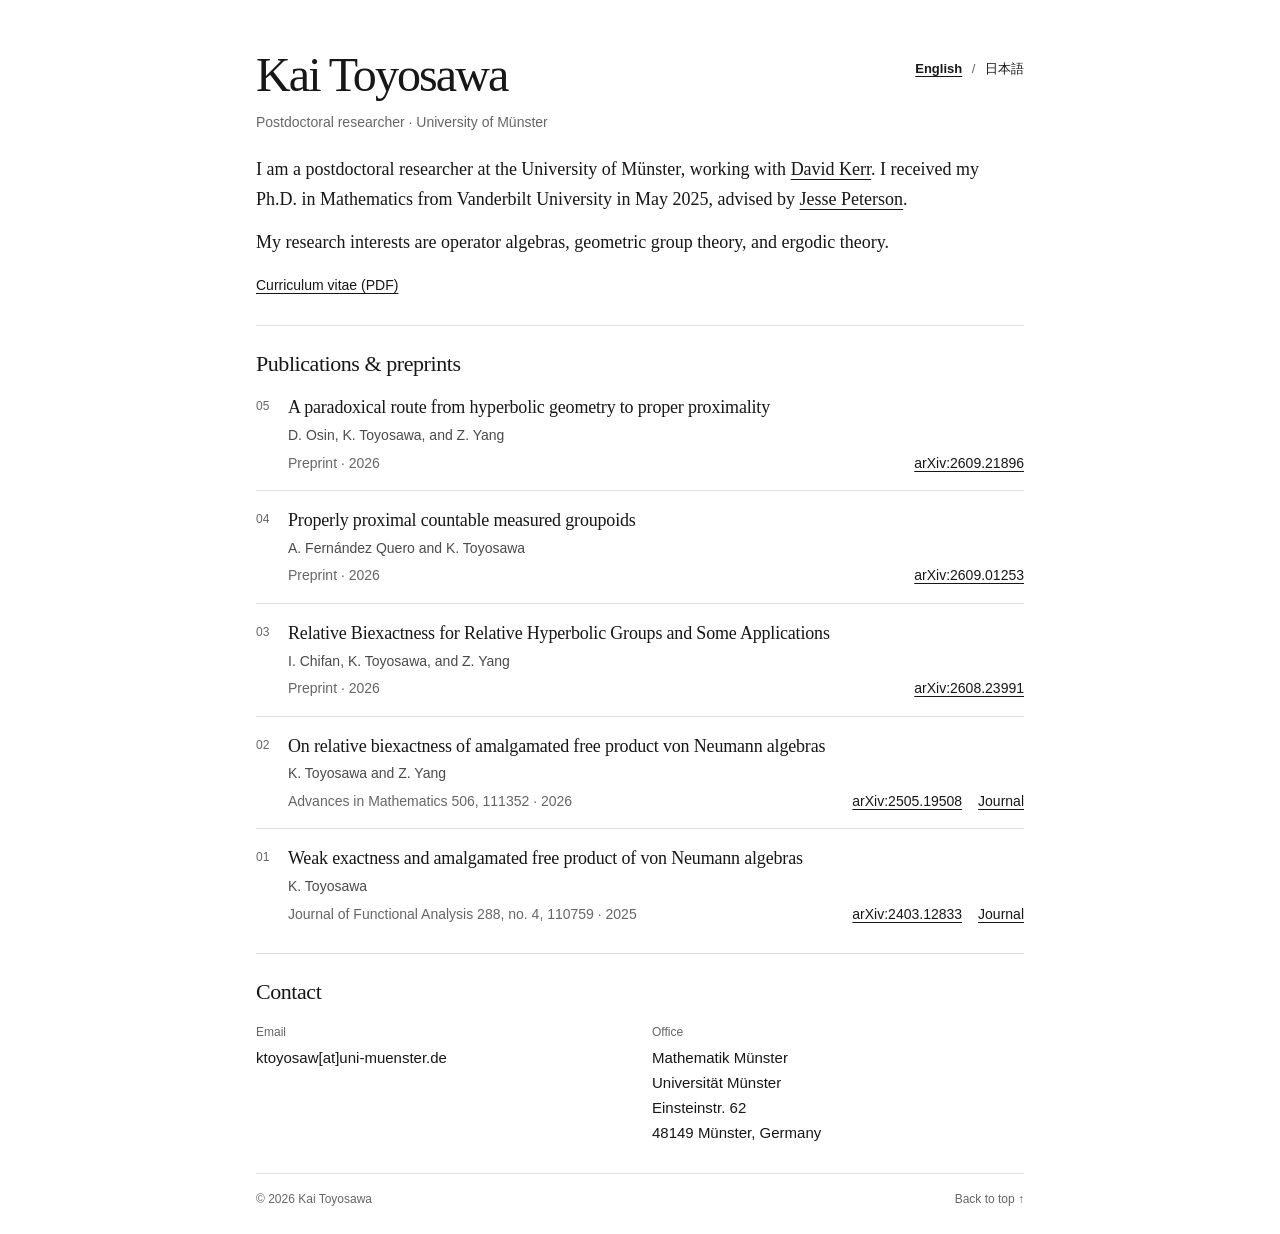
<file: index.html>
<!doctype html>
<html lang="en">
<head>
  <meta charset="utf-8">
  <meta name="viewport" content="width=device-width, initial-scale=1">
  <meta name="description" content="Kai Toyosawa, postdoctoral researcher at the University of Münster. Research in operator algebras, geometric group theory, and ergodic theory.">
  <meta name="color-scheme" content="light">
  <link rel="canonical" href="https://kaitoyosawa.github.io/">
  <link rel="alternate" hreflang="en" href="https://kaitoyosawa.github.io/">
  <link rel="alternate" hreflang="ja" href="https://kaitoyosawa.github.io/ja/">
  <link rel="alternate" hreflang="x-default" href="https://kaitoyosawa.github.io/">
  <title>Kai Toyosawa — Personal website</title>
  <link rel="icon" type="image/svg+xml" href="data:image/svg+xml,%3Csvg xmlns='http://www.w3.org/2000/svg' viewBox='0 0 32 32'%3E%3Crect width='32' height='32' fill='%23111'/%3E%3Cpath d='M9 7v18M23 7L10 18m6-6 8 13' stroke='white' stroke-width='2.5' fill='none'/%3E%3C/svg%3E">
  <link rel="stylesheet" href="styles.css?v=20261022-refined">
  <script src="content.js?v=20261028-published" defer></script>
  <script src="site.js?v=20261022-refined" defer></script>
</head>
<body>
  <a class="skip-link" href="#main">Skip to content</a>
  <div class="page-shell">
    <main id="main">
      <section id="about" class="intro" aria-labelledby="name">
        <div class="section-body">
          <header class="intro-heading">
            <div class="identity">
              <h1 id="name">Kai Toyosawa</h1>
              <p class="eyebrow" id="affiliation">Postdoctoral researcher · University of Münster</p>
            </div>
            <div class="intro-tools">
              <nav class="language-switch" aria-label="Language">
                <a href="./" lang="en" hreflang="en" aria-current="page">English</a>
                <span aria-hidden="true">/</span>
                <a href="ja/" lang="ja" hreflang="ja" data-language-link>日本語</a>
              </nav>
              <img id="portrait" class="portrait" alt="" hidden>
            </div>
          </header>
          <div class="bio" id="bio">
            <p>I am a postdoctoral researcher at the University of Münster, working with <a href="http://dgkerr.com">David Kerr</a>. I received my Ph.D. in Mathematics from Vanderbilt University in May 2025, advised by <a href="https://www.math.uwaterloo.ca/~j37peter/">Jesse Peterson</a>.</p>
            <p>My research interests are operator algebras, geometric group theory, and ergodic theory.</p>
          </div>
          <div class="profile-links" id="profile-links"><a href="cv.pdf">Curriculum vitae (PDF)</a></div>
        </div>
      </section>
      <section id="research" class="content-section" aria-labelledby="research-heading">
        <div class="section-body">
          <div class="section-title-row">
            <h2 id="research-heading">Publications &amp; preprints</h2>
          </div>
          <ol class="publications" id="publications" reversed>
            <li class="publication"><span class="paper-number" aria-hidden="true">05</span><div><h3>A paradoxical route from hyperbolic geometry to proper proximality</h3><p class="paper-authors">D. Osin, K. Toyosawa, and Z. Yang</p><div class="paper-meta"><span class="paper-venue">Preprint · 2026</span><div class="paper-links"><a href="https://arxiv.org/abs/2609.21896">arXiv:2609.21896</a></div></div></div></li>
            <li class="publication"><span class="paper-number" aria-hidden="true">04</span><div><h3>Properly proximal countable measured groupoids</h3><p class="paper-authors">A. Fernández Quero and K. Toyosawa</p><div class="paper-meta"><span class="paper-venue">Preprint · 2026</span><div class="paper-links"><a href="https://arxiv.org/abs/2609.01253">arXiv:2609.01253</a></div></div></div></li>
            <li class="publication"><span class="paper-number" aria-hidden="true">03</span><div><h3>Relative Biexactness for Relative Hyperbolic Groups and Some Applications</h3><p class="paper-authors">I. Chifan, K. Toyosawa, and Z. Yang</p><div class="paper-meta"><span class="paper-venue">Preprint · 2026</span><div class="paper-links"><a href="https://arxiv.org/abs/2608.23991">arXiv:2608.23991</a></div></div></div></li>
            <li class="publication"><span class="paper-number" aria-hidden="true">02</span><div><h3>On relative biexactness of amalgamated free product von Neumann algebras</h3><p class="paper-authors">K. Toyosawa and Z. Yang</p><div class="paper-meta"><span class="paper-venue">Advances in Mathematics 506, 111352 · 2026</span><div class="paper-links"><a href="https://arxiv.org/abs/2505.19508">arXiv:2505.19508</a><a href="https://doi.org/10.1016/j.aim.2026.111352">Journal</a></div></div></div></li>
            <li class="publication"><span class="paper-number" aria-hidden="true">01</span><div><h3>Weak exactness and amalgamated free product of von Neumann algebras</h3><p class="paper-authors">K. Toyosawa</p><div class="paper-meta"><span class="paper-venue">Journal of Functional Analysis 288, no. 4, 110759 · 2025</span><div class="paper-links"><a href="https://arxiv.org/abs/2403.12833">arXiv:2403.12833</a><a href="https://doi.org/10.1016/j.jfa.2024.110759">Journal</a></div></div></div></li>
          </ol>
        </div>
      </section>
      <section id="contact" class="content-section contact-section" aria-labelledby="contact-heading">
        <div class="section-body">
          <h2 id="contact-heading">Contact</h2>
          <div class="contact-grid" id="contact-details">
            <div><span class="contact-label">Email</span><p>ktoyosaw[at]uni-muenster.de</p></div>
            <div><span class="contact-label">Office</span><p>Mathematik Münster<br>Universität Münster<br>Einsteinstr. 62<br>48149 Münster, Germany</p></div>
          </div>
        </div>
      </section>
    </main>
    <footer class="site-footer">
      <span id="copyright">© 2026 Kai Toyosawa</span>
      <span class="draft-note" id="draft-note" hidden>Design draft · Sample text</span>
      <a href="#about">Back to top <span aria-hidden="true">↑</span></a>
    </footer>
  </div>
</body>
</html>
</file>
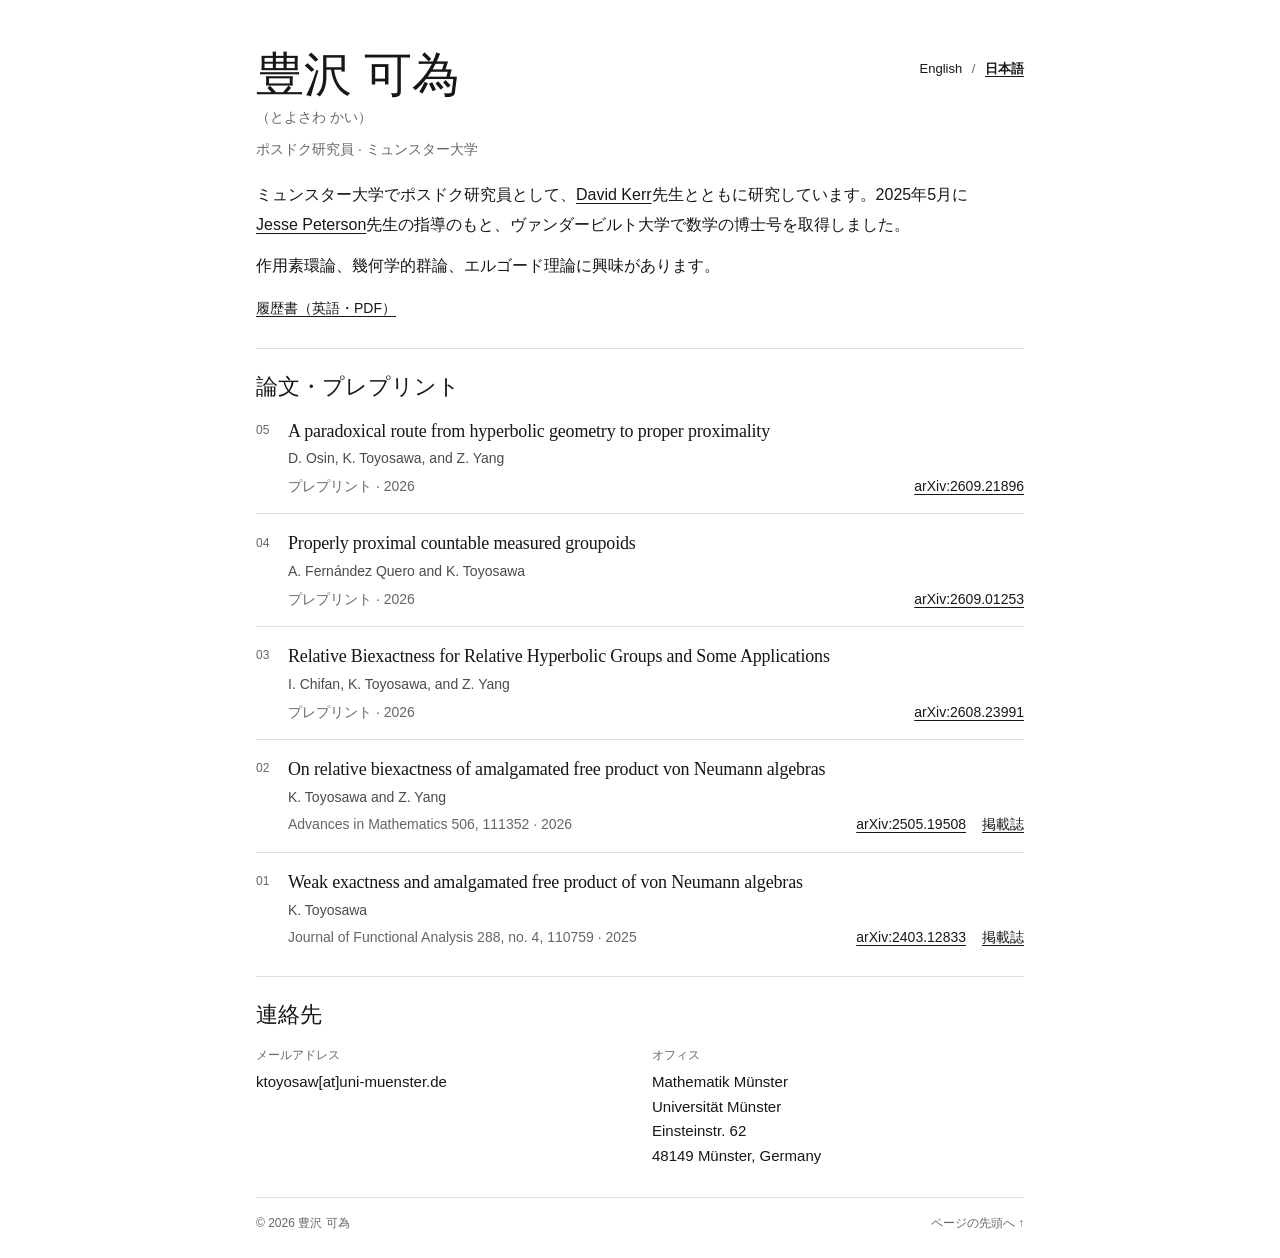
<file: ja/index.html>
<!doctype html>
<html lang="ja">
<head>
  <meta charset="utf-8">
  <meta name="viewport" content="width=device-width, initial-scale=1">
  <meta name="description" content="豊沢 可為（とよさわ かい）のホームページ。ミュンスター大学のポスドク研究員。作用素環論、幾何学的群論、エルゴード理論を研究しています。">
  <meta name="color-scheme" content="light">
  <link rel="canonical" href="https://kaitoyosawa.github.io/ja/">
  <link rel="alternate" hreflang="en" href="https://kaitoyosawa.github.io/">
  <link rel="alternate" hreflang="ja" href="https://kaitoyosawa.github.io/ja/">
  <link rel="alternate" hreflang="x-default" href="https://kaitoyosawa.github.io/">
  <title>豊沢 可為 — ホームページ</title>
  <link rel="icon" type="image/svg+xml" href="data:image/svg+xml,%3Csvg xmlns='http://www.w3.org/2000/svg' viewBox='0 0 32 32'%3E%3Crect width='32' height='32' fill='%23111'/%3E%3Cpath d='M9 7v18M23 7L10 18m6-6 8 13' stroke='white' stroke-width='2.5' fill='none'/%3E%3C/svg%3E">
  <link rel="stylesheet" href="../styles.css?v=20261022-refined">
  <link rel="stylesheet" href="styles.css?v=20261022-refined">
  <script src="../content.js?v=20261028-published" defer></script>
  <script src="content.js?v=20261022-office" defer></script>
  <script src="../site.js?v=20261022-refined" defer></script>
</head>
<body>
  <a class="skip-link" href="#main">本文へ移動</a>
  <div class="page-shell">
    <main id="main">
      <section id="about" class="intro" aria-labelledby="name">
        <div class="section-body">
          <header class="intro-heading">
            <div class="identity">
              <h1 id="name">豊沢 可為</h1>
              <p class="name-reading">（とよさわ かい）</p>
              <p class="eyebrow" id="affiliation">ポスドク研究員 · ミュンスター大学</p>
            </div>
            <div class="intro-tools">
              <nav class="language-switch" aria-label="言語">
                <a href="../" lang="en" hreflang="en" data-language-link>English</a>
                <span aria-hidden="true">/</span>
                <a href="./" lang="ja" hreflang="ja" aria-current="page">日本語</a>
              </nav>
              <img id="portrait" class="portrait" alt="" hidden>
            </div>
          </header>
          <div class="bio" id="bio">
            <p>ミュンスター大学でポスドク研究員として、<a href="http://dgkerr.com">David Kerr</a>先生とともに研究しています。2025年5月に<a href="https://www.math.uwaterloo.ca/~j37peter/">Jesse Peterson</a>先生の指導のもと、ヴァンダービルト大学で数学の博士号を取得しました。</p>
            <p>作用素環論、幾何学的群論、エルゴード理論に興味があります。</p>
          </div>
          <div class="profile-links" id="profile-links"><a href="../cv.pdf">履歴書（英語・PDF）</a></div>
        </div>
      </section>
      <section id="research" class="content-section" aria-labelledby="research-heading">
        <div class="section-body">
          <div class="section-title-row">
            <h2 id="research-heading">論文・プレプリント</h2>
          </div>
          <ol class="publications" id="publications" reversed>
            <li class="publication"><span class="paper-number" aria-hidden="true">05</span><div><h3 lang="en">A paradoxical route from hyperbolic geometry to proper proximality</h3><p class="paper-authors" lang="en">D. Osin, K. Toyosawa, and Z. Yang</p><div class="paper-meta"><span class="paper-venue">プレプリント · 2026</span><div class="paper-links"><a href="https://arxiv.org/abs/2609.21896">arXiv:2609.21896</a></div></div></div></li>
            <li class="publication"><span class="paper-number" aria-hidden="true">04</span><div><h3 lang="en">Properly proximal countable measured groupoids</h3><p class="paper-authors" lang="en">A. Fernández Quero and K. Toyosawa</p><div class="paper-meta"><span class="paper-venue">プレプリント · 2026</span><div class="paper-links"><a href="https://arxiv.org/abs/2609.01253">arXiv:2609.01253</a></div></div></div></li>
            <li class="publication"><span class="paper-number" aria-hidden="true">03</span><div><h3 lang="en">Relative Biexactness for Relative Hyperbolic Groups and Some Applications</h3><p class="paper-authors" lang="en">I. Chifan, K. Toyosawa, and Z. Yang</p><div class="paper-meta"><span class="paper-venue">プレプリント · 2026</span><div class="paper-links"><a href="https://arxiv.org/abs/2608.23991">arXiv:2608.23991</a></div></div></div></li>
            <li class="publication"><span class="paper-number" aria-hidden="true">02</span><div><h3 lang="en">On relative biexactness of amalgamated free product von Neumann algebras</h3><p class="paper-authors" lang="en">K. Toyosawa and Z. Yang</p><div class="paper-meta"><span class="paper-venue" lang="en">Advances in Mathematics 506, 111352 · 2026</span><div class="paper-links"><a href="https://arxiv.org/abs/2505.19508">arXiv:2505.19508</a><a href="https://doi.org/10.1016/j.aim.2026.111352">掲載誌</a></div></div></div></li>
            <li class="publication"><span class="paper-number" aria-hidden="true">01</span><div><h3 lang="en">Weak exactness and amalgamated free product of von Neumann algebras</h3><p class="paper-authors" lang="en">K. Toyosawa</p><div class="paper-meta"><span class="paper-venue" lang="en">Journal of Functional Analysis 288, no. 4, 110759 · 2025</span><div class="paper-links"><a href="https://arxiv.org/abs/2403.12833">arXiv:2403.12833</a><a href="https://doi.org/10.1016/j.jfa.2024.110759">掲載誌</a></div></div></div></li>
          </ol>
        </div>
      </section>
      <section id="contact" class="content-section contact-section" aria-labelledby="contact-heading">
        <div class="section-body">
          <h2 id="contact-heading">連絡先</h2>
          <div class="contact-grid" id="contact-details">
            <div><span class="contact-label">メールアドレス</span><p>ktoyosaw[at]uni-muenster.de</p></div>
            <div><span class="contact-label">オフィス</span><p>Mathematik Münster<br>Universität Münster<br>Einsteinstr. 62<br>48149 Münster, Germany</p></div>
          </div>
        </div>
      </section>
    </main>
    <footer class="site-footer">
      <span id="copyright">© 2026 豊沢 可為</span>
      <span class="draft-note" id="draft-note" hidden>デザイン案 · サンプルテキスト</span>
      <a href="#about">ページの先頭へ <span aria-hidden="true">↑</span></a>
    </footer>
  </div>
</body>
</html>
</file>
<file: styles.css>
:root{--ink:#171717;--muted:#666;--rule:#dedede;--paper:#fff;--serif:Georgia,'Times New Roman',serif;--sans:Arial,Helvetica,sans-serif}
*{box-sizing:border-box}
html{scroll-behavior:smooth;scroll-padding-top:1.5rem}
body{margin:0;background:var(--paper);color:var(--ink);font-family:var(--sans);font-size:1rem;line-height:1.65;-webkit-font-smoothing:antialiased}
a{color:inherit;text-underline-offset:.2em;text-decoration-thickness:1px}
a:hover{text-decoration-thickness:2px}
a:focus-visible{outline:2px solid var(--ink);outline-offset:4px}
::selection{background:var(--ink);color:var(--paper)}
[hidden]{display:none!important}
.skip-link{position:absolute;left:1rem;top:-5rem;background:var(--ink);color:#fff;padding:.75rem 1rem;z-index:2}
.skip-link:focus{top:1rem}
.page-shell{width:min(100% - 4rem,48rem);margin:0 auto;padding-top:3rem}
.intro{padding-bottom:1.75rem}
.section-body,.identity{min-width:0}
.intro-heading{display:grid;grid-template-columns:minmax(0,1fr) auto;gap:1rem 1.5rem;align-items:start;margin-bottom:1.25rem}
.intro-tools{display:flex;flex-direction:column;align-items:flex-end;gap:1rem;padding-top:.25rem}
.language-switch{display:flex;gap:.6rem;align-items:center;white-space:nowrap;font-size:.8125rem}
.language-switch a{text-decoration:none;padding:.35rem 0}
.language-switch a:hover{text-decoration:underline}
.language-switch span{color:var(--muted)}
.language-switch a[aria-current="page"]{font-weight:600;text-decoration:underline}
h1{font-family:var(--serif);font-weight:400;font-size:clamp(2.25rem,4.5vw,3rem);line-height:1.12;letter-spacing:-.04em;margin:0 0 .6rem;overflow-wrap:anywhere}
.eyebrow{margin:0;font-size:.875rem;line-height:1.6;color:var(--muted)}
.portrait{width:6.75rem;aspect-ratio:4/5;object-fit:cover;filter:grayscale(100%)}
.bio{font-family:var(--serif);font-size:1.125rem;line-height:1.7}
.bio p{margin:0 0 .75rem}.bio p:last-child{margin-bottom:0}
.bio a{white-space:nowrap}
.profile-links{display:flex;flex-wrap:wrap;gap:.45rem 1.25rem;font-size:.875rem;margin-top:1rem}
html:lang(ja){--sans:Arial,Helvetica,'Yu Gothic','Hiragino Kaku Gothic ProN',Meiryo,sans-serif;--serif:Georgia,'Times New Roman','Yu Mincho','Hiragino Mincho ProN',serif}
html:lang(ja) .bio{font-family:var(--sans);font-size:1rem;line-height:1.85;line-break:strict;overflow-wrap:anywhere}
html:lang(ja) h1,html:lang(ja) h2{letter-spacing:0}
.content-section{padding:1.5rem 0 1.75rem;border-top:1px solid var(--rule)}
h2{font-family:var(--serif);font-size:1.375rem;font-weight:400;letter-spacing:-.02em;line-height:1.3;margin:0 0 1rem}
.publications{list-style:none;padding:0;margin:0}
.publication{display:grid;grid-template-columns:1.25rem minmax(0,1fr);gap:.75rem;padding:1rem 0;border-top:1px solid var(--rule)}
.publication:first-child{padding-top:0;border-top:0}
.publication:last-child{padding-bottom:0}
.paper-number{color:var(--muted);font-size:.75rem;padding-top:.2rem;font-variant-numeric:tabular-nums}
h3{font-family:var(--serif);font-weight:400;font-size:1.125rem;line-height:1.45;margin:0 0 .3rem;letter-spacing:-.01em;overflow-wrap:anywhere}
.publication p{margin:.2rem 0;font-size:.875rem;line-height:1.55;overflow-wrap:anywhere}
.paper-authors{color:#4b4b4b}.paper-venue{color:var(--muted)}
.paper-meta{display:grid;grid-template-columns:minmax(0,1fr) auto;align-items:baseline;gap:.25rem 1.25rem;margin-top:.3rem;font-size:.875rem;line-height:1.6;overflow-wrap:anywhere}
.paper-links{display:flex;justify-content:flex-end;flex-wrap:wrap;gap:.25rem 1rem;margin:0;font-size:inherit;line-height:inherit}
.paper-links a{white-space:nowrap}
.contact-grid{display:grid;grid-template-columns:minmax(0,1fr) minmax(0,1fr);gap:1.5rem}
.contact-label{display:block;font-size:.75rem;color:var(--muted);margin-bottom:.25rem}
.contact-grid p{margin:0;font-size:.9375rem;line-height:1.65;overflow-wrap:anywhere;white-space:pre-line}
.site-footer{border-top:1px solid var(--rule);padding:1rem 0 1.5rem;display:flex;justify-content:space-between;align-items:baseline;gap:1rem;flex-wrap:wrap;font-size:.75rem;color:var(--muted)}
.site-footer a{text-decoration:none}.site-footer a:hover{text-decoration:underline}
.draft-note{border:1px solid var(--rule);padding:.15rem .5rem}
@media(max-width:720px){.contact-grid{grid-template-columns:minmax(0,1fr);gap:1rem}}
@media(max-width:600px){html{scroll-padding-top:1rem}.page-shell{width:calc(100% - 2.5rem);padding-top:1.5rem}.intro{padding-bottom:1.5rem}.intro-heading{column-gap:1rem}.portrait{width:4.5rem}.content-section{padding:1.35rem 0 1.5rem}.publication{gap:.5rem;grid-template-columns:1.1rem minmax(0,1fr);padding:.9rem 0}.paper-meta{grid-template-columns:minmax(0,1fr);gap:.1rem}.paper-links{justify-content:flex-start;gap:.25rem 1rem}.paper-links a{display:inline-block;padding:.2rem 0}.site-footer{gap:.75rem}.draft-note{order:3}}
@media(max-width:420px){.intro-heading{grid-template-columns:1fr;row-gap:.9rem}.intro-tools{grid-row:1;padding-top:0}.language-switch{gap:.5rem}}
@media(prefers-reduced-motion:reduce){html{scroll-behavior:auto}}
@media print{.page-shell{width:100%;padding-top:0}nav,.skip-link,.site-footer a,.draft-note{display:none}.intro-heading{grid-template-columns:minmax(0,1fr) auto}.intro-tools{grid-row:auto}.intro{padding-bottom:1rem}.content-section{padding:1rem 0}.publication{break-inside:avoid}a{text-decoration:none}}
</file>
<file: ja/styles.css>
/* Keep the reading with the Japanese name, above the affiliation. */
#name{margin-bottom:.25rem}
.name-reading{margin:0 0 .6rem;font-size:.875rem;line-height:1.6;color:var(--muted)}
</file>
